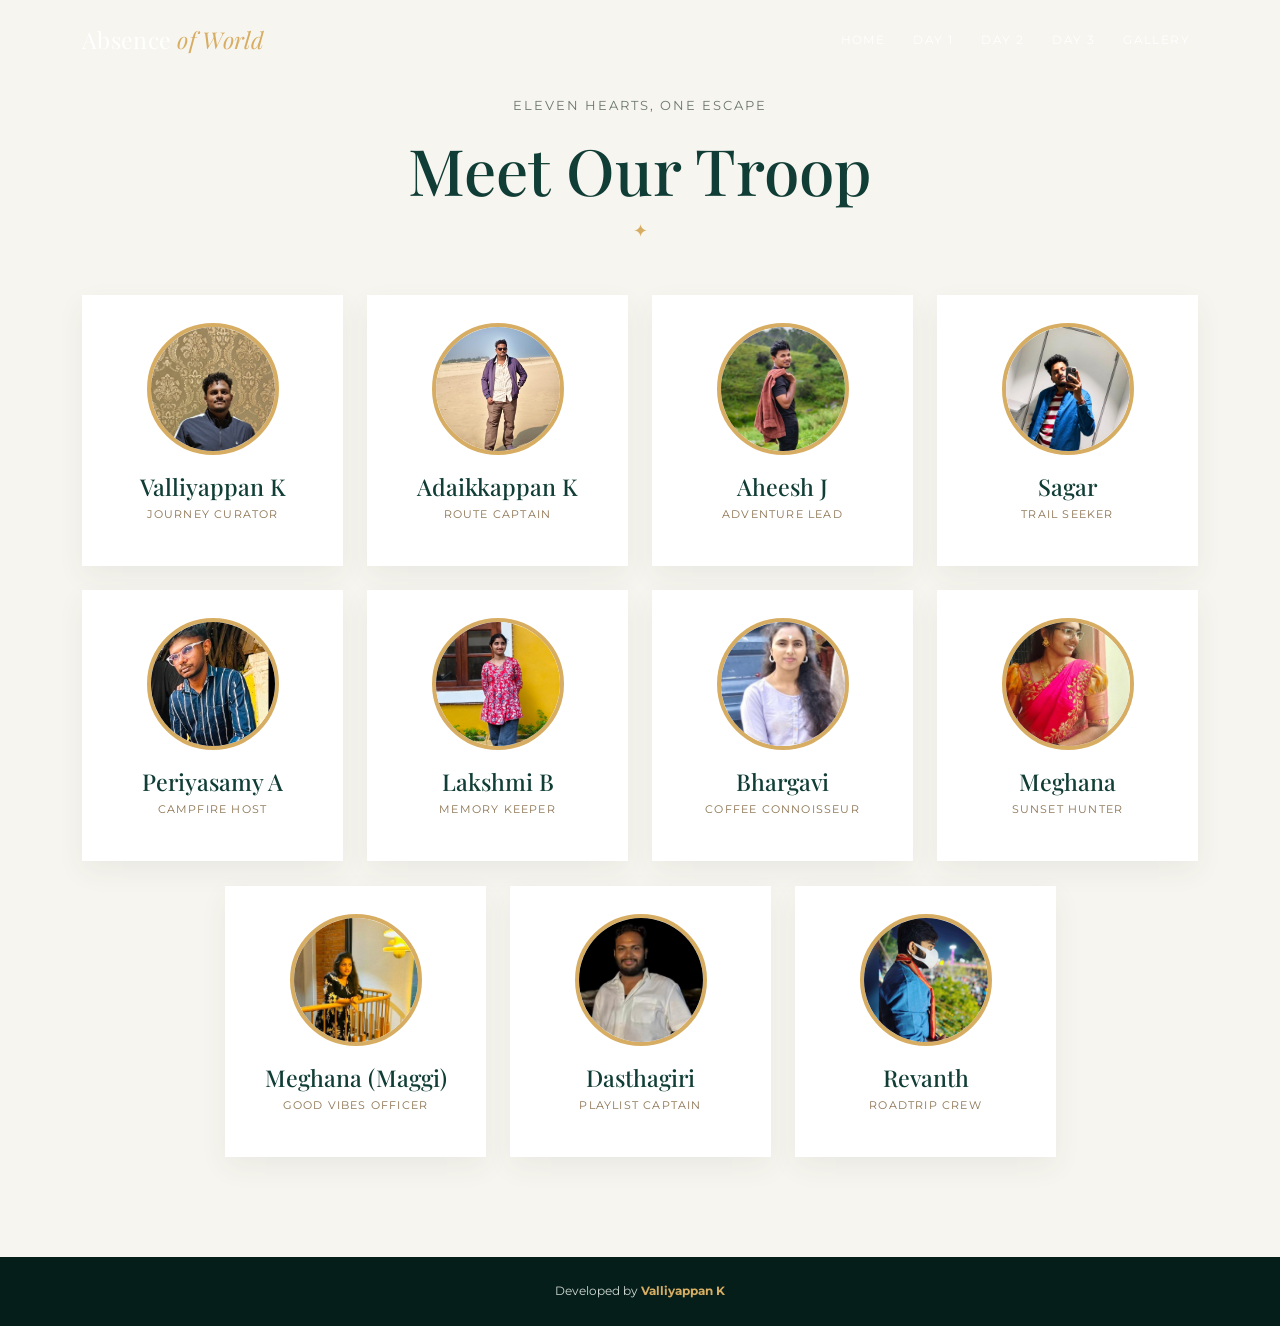
<file: members.html>
<!doctype html><html lang="en"><head><meta charset="utf-8"><meta name="viewport" content="width=device-width,initial-scale=1"><title>Our Troop · Coorg</title><link href="https://cdn.jsdelivr.net/npm/bootstrap@5.3.3/dist/css/bootstrap.min.css" rel="stylesheet"><link href="https://fonts.googleapis.com/css2?family=Montserrat:wght@400;600;700&family=Playfair+Display:wght@600;700&display=swap" rel="stylesheet"><link href="https://cdnjs.cloudflare.com/ajax/libs/font-awesome/6.5.2/css/all.min.css" rel="stylesheet"><link href="https://unpkg.com/aos@2.3.1/dist/aos.css" rel="stylesheet"><link href="css/style.css" rel="stylesheet"><link href="css/responsive.css" rel="stylesheet"></head><body><div class="loader">Our Troop</div><nav class="navbar navbar-expand-lg fixed-top scrolled"><div class="container"><a class="navbar-brand brand" href="index.html">Absence <span>of World</span></a><button class="navbar-toggler border-0" data-bs-toggle="collapse" data-bs-target="#nav"><i class="fa-solid fa-bars text-white"></i></button><div class="collapse navbar-collapse justify-content-end" id="nav"><div class="navbar-nav"><a class="nav-link" href="index.html">Home</a><a class="nav-link" href="day1.html">Day 1</a><a class="nav-link" href="day2.html">Day 2</a><a class="nav-link" href="day3.html">Day 3</a><a class="nav-link" href="gallery.html">Gallery</a></div></div></div></nav><main class="section pt-5 mt-5"><div class="container"><div class="section-title"><p>Eleven hearts, one escape</p><h2>Meet Our Troop</h2></div><div class="row g-4 justify-content-center" id="members"></div></div></main><footer class="footer text-center">Developed by <b>Valliyappan K</b></footer><script src="https://cdn.jsdelivr.net/npm/bootstrap@5.3.3/dist/js/bootstrap.bundle.min.js"></script><script src="https://unpkg.com/aos@2.3.1/dist/aos.js"></script><script src="js/app.js"></script><script>const people=[['Valliyappan K','Journey Curator'],['Aarav','Chief Navigator'],['Diya','Memory Keeper'],['Karthik','Trail Seeker'],['Meera','Coffee Connoisseur'],['Arjun','Adventure Lead'],['Nila','Sunset Hunter'],['Rohan','Playlist Captain'],['Kavya','Food Scout'],['Vikram','Campfire Host'],['Ishita','Good Vibes Officer']];document.querySelector('#members').innerHTML=people.map((p,i)=>`<div class="col-6 col-md-4 col-lg-3" data-aos="fade-up" data-aos-delay="${i*40}"><article class="member-card"><img src="https://picsum.photos/seed/troop${i+1}/280" alt="${p[0]}"><h3>${p[0]}</h3><p>${p[1]}</p></article></div>`).join('')</script></body></html>
</file>
<file: css/style.css>
:root{--forest:#103d35;--deep:#082720;--gold:#d7ad63;--cream:#f7f5ef;--ink:#14231e;--glass:rgba(255,255,255,.13)}*{box-sizing:border-box}html{scroll-behavior:smooth}body{font-family:'Montserrat',sans-serif;background:var(--cream);color:var(--ink);overflow-x:hidden}h1,h2,h3,h4,.brand{font-family:'Playfair Display',serif}.navbar{padding:18px 0;transition:.35s;z-index:50}.navbar.scrolled{background:rgba(8,39,32,.92);backdrop-filter:blur(15px);padding:8px 0}.brand{font-size:1.45rem;color:#fff!important;letter-spacing:.3px}.brand span{color:var(--gold);font-style:italic}.nav-link{color:#fff!important;font-size:.78rem;letter-spacing:1.4px;text-transform:uppercase;margin-left:12px}.nav-link:hover,.nav-link.active{color:var(--gold)!important}.hero{min-height:100vh;background:linear-gradient(90deg,rgba(4,24,19,.72),rgba(4,24,19,.24)),url('https://picsum.photos/seed/coorghero/1800/1100') center/cover fixed;display:grid;place-items:center;color:#fff;position:relative}.hero:after{content:'';position:absolute;inset:auto 0 0;height:160px;background:linear-gradient(transparent,var(--cream))}.hero-content{position:relative;z-index:1;max-width:760px;padding-top:60px}.eyebrow{font-size:.72rem;letter-spacing:4px;text-transform:uppercase;color:var(--gold);font-weight:600}.hero h1{font-size:clamp(4rem,10vw,9rem);line-height:.75;margin:28px 0}.hero h1 small{display:block;font-family:Montserrat,sans-serif;font-size:1rem;letter-spacing:6px;text-transform:uppercase;margin:28px 0;color:var(--gold)}.hero p{font-size:1.05rem;line-height:1.8;max-width:410px}.btn-gold{border:1px solid var(--gold);background:var(--gold);color:#13251e;border-radius:0;padding:15px 27px;text-transform:uppercase;font-weight:700;font-size:.72rem;letter-spacing:1.5px;transition:.25s}.btn-gold:hover{background:transparent;color:#fff}.section{padding:100px 0}.section-title{text-align:center;margin-bottom:50px}.section-title h2{font-size:clamp(2.5rem,5vw,4.4rem);color:var(--forest);margin:10px 0}.section-title p{font-size:.82rem;letter-spacing:2px;text-transform:uppercase;color:#6b776e}.route-wrap{background:var(--deep);min-height:360px;position:relative;overflow:hidden;color:#fff}.road{position:absolute;inset:0;width:100%;height:100%}.route-copy{position:relative;z-index:2;padding:80px 8%;max-width:560px}.route-copy h2{font-size:3.4rem}.route-copy p{color:#d8dfd7;line-height:1.8}.tempo{position:absolute;z-index:3;width:110px;filter:drop-shadow(0 9px 8px rgba(0,0,0,.35));animation:drive 8s linear infinite}.journey-card{height:470px;border:0;border-radius:2px;overflow:hidden;position:relative;color:#fff;background:#123;box-shadow:0 14px 30px rgba(0,0,0,.13)}.journey-card img{width:100%;height:100%;object-fit:cover;transition:transform .7s}.journey-card:after{content:'';position:absolute;inset:0;background:linear-gradient(transparent 30%,rgba(4,20,15,.9))}.journey-card:hover img{transform:scale(1.12)}.journey-card .card-body{z-index:1;position:absolute;bottom:0;padding:30px}.journey-card h3{font-size:2.5rem}.text-link{color:var(--gold);font-weight:bold;text-transform:uppercase;font-size:.7rem;letter-spacing:1.5px;text-decoration:none}.members-band{background:linear-gradient(135deg,#104238,#0a2923);color:#fff}.member-dot{width:92px;height:92px;border-radius:50%;overflow:hidden;border:3px solid rgba(215,173,99,.8);margin:9px;transition:.35s;display:inline-block}.member-dot img{width:100%;height:100%;object-fit:cover}.member-dot:hover{transform:translateY(-12px) scale(1.08);box-shadow:0 14px 25px #0007}.footer{background:#061e19;color:#d1d9d4;padding:25px 0;font-size:.78rem}.footer b{color:var(--gold)}.page-hero{height:62vh;min-height:480px;background:linear-gradient(0deg,rgba(5,29,23,.82),rgba(5,29,23,.08)),var(--page-image) center/cover;color:#fff;display:flex;align-items:end;padding-bottom:75px}.page-hero h1{font-size:clamp(3.6rem,8vw,7rem);margin:0}.page-hero .date{color:var(--gold);letter-spacing:3px;text-transform:uppercase;font-size:.78rem}.timeline{position:relative;padding:30px 0}.timeline:before{content:'';position:absolute;left:50%;top:0;bottom:0;width:1px;background:#bfc8c3}.timeline-item{display:flex;position:relative;margin:0 0 52px}.timeline-item:nth-child(even){flex-direction:row-reverse}.timeline-item:before{content:'';position:absolute;left:calc(50% - 8px);top:30px;width:16px;height:16px;border:3px solid var(--cream);border-radius:50%;background:var(--gold);z-index:2}.time{width:50%;padding:26px 58px;text-align:right;color:var(--forest);font-weight:800;font-size:1.1rem}.timeline-item:nth-child(even) .time{text-align:left}.stop{width:50%;padding:0 58px}.stop-card{background:#fff;border-radius:3px;overflow:hidden;box-shadow:0 12px 32px rgba(11,43,34,.09);transition:.3s}.stop-card:hover{transform:translateY(-7px)}.stop-card img{width:100%;height:215px;object-fit:cover}.stop-card .content{padding:24px}.stop-card h3{font-size:1.8rem;color:var(--forest)}.stop-card p{font-size:.86rem;line-height:1.8;color:#58655e}.food-stop .stop-card{display:flex;align-items:center}.food-stop .stop-card img{width:125px;height:125px;flex:none}.food-stop .content{padding:19px}.map-btn{display:inline-block;color:var(--forest);font-size:.7rem;letter-spacing:1px;text-transform:uppercase;font-weight:700;text-decoration:none;border-bottom:1px solid var(--gold);padding-bottom:4px}.route-break{height:255px;position:relative;background:#0b3029;overflow:hidden;margin:0 -10vw 45px}.route-break .road{opacity:.9}.route-break .tempo{top:125px}.route-break .route-meta{position:absolute;z-index:4;right:11%;top:55px;color:white;text-align:right}.route-meta span{display:block;color:var(--gold);font-size:.72rem;letter-spacing:1px;text-transform:uppercase;margin-bottom:5px}.gallery-filter{text-align:center;margin-bottom:35px}.filter-btn{background:none;border:0;color:var(--forest);font-size:.75rem;font-weight:bold;letter-spacing:1px;text-transform:uppercase;margin:6px;padding:9px 14px}.filter-btn.active{background:var(--forest);color:#fff}.masonry{columns:3 270px;column-gap:18px}.gallery-item{break-inside:avoid;margin:0 0 18px;overflow:hidden;cursor:zoom-in;position:relative}.gallery-item img{width:100%;display:block;transition:.5s}.gallery-item:hover img{transform:scale(1.08);filter:brightness(.72)}.lightbox{display:none;position:fixed;z-index:100;background:#000e;inset:0;place-items:center;padding:25px}.lightbox.open{display:grid}.lightbox img{max-width:95%;max-height:90vh}.lightbox button{position:absolute;top:23px;right:28px;border:0;background:none;color:#fff;font-size:2rem}.member-card{text-align:center;background:#fff;padding:28px 15px;box-shadow:0 10px 26px #183c3010;transition:.35s}.member-card:hover{transform:translateY(-10px);box-shadow:0 16px 32px #183c3020}.member-card img{width:132px;height:132px;border-radius:50%;object-fit:cover;border:4px solid var(--gold)}.member-card h3{font-size:1.45rem;margin:18px 0 5px;color:var(--forest)}.member-card p{font-size:.69rem;color:#8b7250;letter-spacing:1.2px;text-transform:uppercase}.loader{position:fixed;inset:0;background:var(--deep);z-index:999;display:grid;place-items:center;color:var(--gold);font-family:'Playfair Display';font-size:2rem;transition:.6s}.loader.hide{opacity:0;visibility:hidden}@keyframes drive{from{left:-12%;transform:translateY(0)}50%{transform:translateY(-22px)}to{left:105%;transform:translateY(0)}}
</file>
<file: css/responsive.css>
@media(max-width:991px){.hero{background-attachment:scroll}.timeline:before{left:20px}.timeline-item,.timeline-item:nth-child(even){flex-direction:column;margin-left:0}.timeline-item:before{left:12px;top:25px}.time,.timeline-item:nth-child(even) .time{width:100%;padding:16px 0 8px 52px;text-align:left}.stop{width:100%;padding:0 0 0 52px}.route-break{margin:0 -24px 35px}.nav-link{margin-left:0}.navbar-collapse{background:rgba(8,39,32,.96);padding:12px 20px}.masonry{columns:2 220px}}@media(max-width:575px){.section{padding:70px 0}.hero h1{font-size:4.5rem}.route-copy{padding:55px 8%}.route-copy h2{font-size:2.5rem}.journey-card{height:390px}.food-stop .stop-card img{width:92px;height:92px}.stop-card img{height:180px}.page-hero{min-height:420px;height:55vh}.member-dot{width:64px;height:64px;margin:5px}.masonry{columns:1}.route-break .route-meta{right:7%;top:30px;font-size:.85rem}.tempo{width:75px}}
</file>
